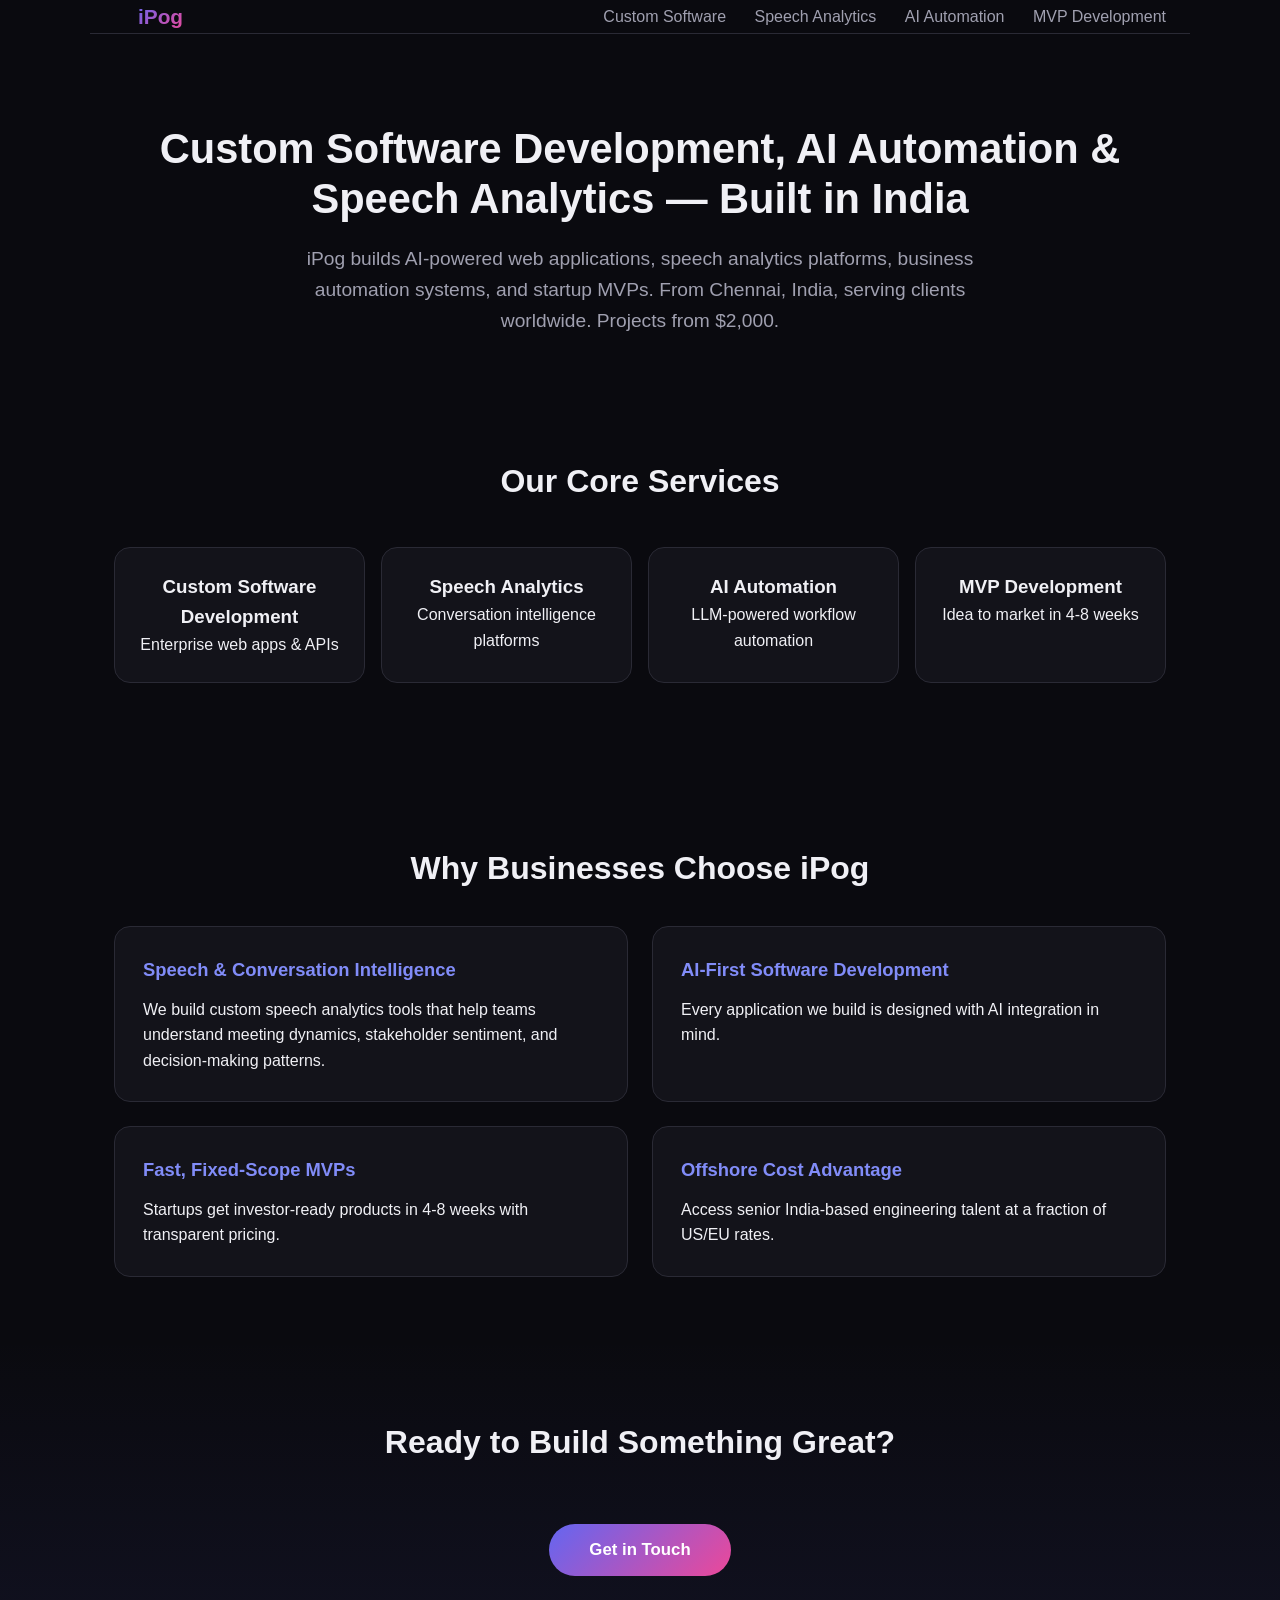
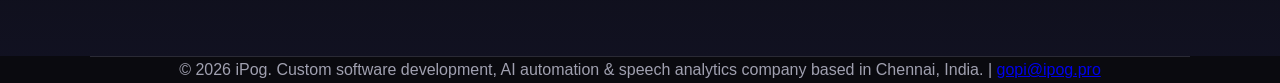
<file: index.html>
<!DOCTYPE html>
<html lang="en">
<head>
<meta charset="UTF-8">
<meta name="viewport" content="width=device-width, initial-scale=1.0">
<title>AI Software Development Company India | Speech Analytics, AI Automation & MVP Solutions | iPog</title>
<meta name="description" content="iPog delivers custom software development, AI automation, speech analytics & conversation intelligence, and MVP solutions in India. Web apps, APIs, AI solutions from $2,000.">
<meta name="keywords" content="custom software development company India, speech analytics software, conversation analytics platform, AI automation software, MVP development company, hire software developers India, offshore software development Chennai, startup MVP development, business process automation, AI chatbots, machine learning integration, LLM integration services, agentic AI development">
<meta name="robots" content="index, follow, max-snippet:-1, max-image-preview:large">
<meta name="author" content="iPog">
<link rel="canonical" href="https://ipog.pro/">
<meta property="og:type" content="website">
<meta property="og:url" content="https://ipog.pro/">
<meta property="og:title" content="AI Software Development Company India | Speech Analytics, AI Automation & MVP Solutions | iPog">
<meta property="og:description" content="iPog delivers custom software development, AI automation, speech analytics & conversation intelligence, and MVP solutions in India.">
<meta property="og:site_name" content="iPog">
<meta name="twitter:card" content="summary_large_image">
<link rel="icon" type="image/svg+xml" href="/favicon.svg">
<link rel="stylesheet" href="/style.css">
<script type="application/ld+json">
{
  "@context": "https://schema.org",
  "@type": "ProfessionalService",
  "name": "iPog",
  "url": "https://ipog.pro",
  "description": "AI-powered custom software development company specializing in web applications, speech analytics, AI automation, and MVP development for startups and enterprises in India.",
  "email": "gopi@ipog.pro",
  "address": {"@type": "PostalAddress", "addressLocality": "Chennai", "addressRegion": "Tamil Nadu", "addressCountry": "IN"},
  "areaServed": [{"@type": "Place", "name": "India"}, {"@type": "Place", "name": "Worldwide"}],
  "priceRange": "$$",
  "knowsAbout": ["Custom Software Development", "Speech Analytics", "Conversation Intelligence", "AI Automation", "MVP Development"]
}
</script>
</head>
<body>
<nav class="container">
  <a href="/" class="logo">iPog</a>
  <div>
    <a href="/services/custom-software.html">Custom Software</a>
    <a href="/services/speech-analytics.html">Speech Analytics</a>
    <a href="/services/ai-automation.html">AI Automation</a>
    <a href="/services/mvp-development.html">MVP Development</a>
  </div>
</nav>
<section class="hero-section">
  <div class="container">
    <h1>Custom Software Development, AI Automation & Speech Analytics — Built in India</h1>
    <p class="lead">iPog builds AI-powered web applications, speech analytics platforms, business automation systems, and startup MVPs. From Chennai, India, serving clients worldwide. Projects from $2,000.</p>
  </div>
</section>
<section>
  <div class="container">
    <h2>Our Core Services</h2>
    <div class="services-nav">
      <a href="/services/custom-software.html" class="service-tile"><h3>Custom Software Development</h3><p>Enterprise web apps & APIs</p></a>
      <a href="/services/speech-analytics.html" class="service-tile"><h3>Speech Analytics</h3><p>Conversation intelligence platforms</p></a>
      <a href="/services/ai-automation.html" class="service-tile"><h3>AI Automation</h3><p>LLM-powered workflow automation</p></a>
      <a href="/services/mvp-development.html" class="service-tile"><h3>MVP Development</h3><p>Idea to market in 4-8 weeks</p></a>
    </div>
  </div>
</section>
<section>
  <div class="container">
    <h2>Why Businesses Choose iPog</h2>
    <div class="features-grid">
      <div class="feature-card"><h3>Speech & Conversation Intelligence</h3><p>We build custom speech analytics tools that help teams understand meeting dynamics, stakeholder sentiment, and decision-making patterns.</p></div>
      <div class="feature-card"><h3>AI-First Software Development</h3><p>Every application we build is designed with AI integration in mind.</p></div>
      <div class="feature-card"><h3>Fast, Fixed-Scope MVPs</h3><p>Startups get investor-ready products in 4-8 weeks with transparent pricing.</p></div>
      <div class="feature-card"><h3>Offshore Cost Advantage</h3><p>Access senior India-based engineering talent at a fraction of US/EU rates.</p></div>
    </div>
  </div>
</section>
<section class="cta-section">
  <div class="container">
    <h2>Ready to Build Something Great?</h2>
    <a href="mailto:gopi@ipog.pro"><button class="cta-button">Get in Touch</button></a>
  </div>
</section>
<footer class="container">
  <p>&copy; 2026 iPog. Custom software development, AI automation & speech analytics company based in Chennai, India. | <a href="mailto:gopi@ipog.pro">gopi@ipog.pro</a></p>
</footer>
</body>
</html>
</file>
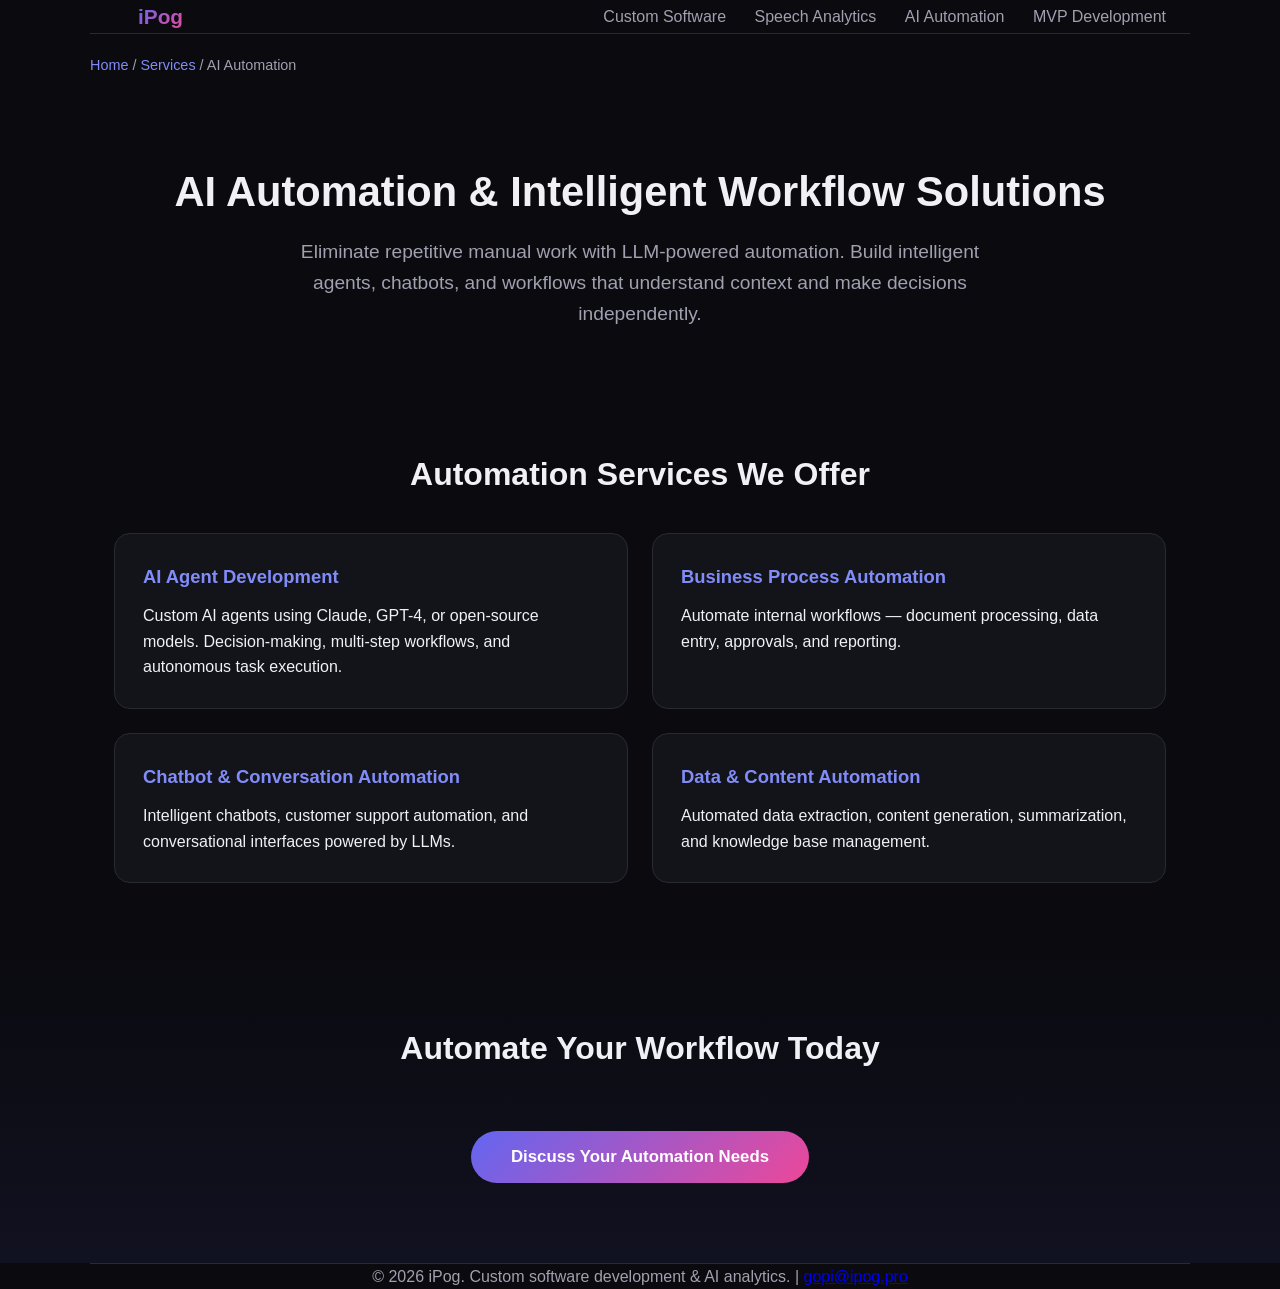
<file: services/ai-automation.html>
<!DOCTYPE html>
<html lang="en">
<head>
<meta charset="UTF-8">
<meta name="viewport" content="width=device-width, initial-scale=1.0">
<title>AI Automation & Business Process Automation Services | iPog</title>
<meta name="description" content="LLM-powered AI automation and business process automation solutions. Reduce manual work, eliminate repetitive tasks, and build intelligent workflows using custom AI agents.">
<meta name="keywords" content="AI automation software, business process automation, RPA automation, LLM API integration, AI workflow automation, business automation solutions, workflow automation services, chatbot development, AI agents, agentic AI">
<meta name="robots" content="index, follow, max-snippet:-1, max-image-preview:large">
<link rel="canonical" href="https://ipog.pro/services/ai-automation.html">
<meta property="og:type" content="website">
<meta property="og:url" content="https://ipog.pro/services/ai-automation.html">
<meta property="og:title" content="AI Automation & Business Process Automation Services | iPog">
<meta property="og:description" content="LLM-powered AI automation and business process automation solutions.">
<link rel="icon" type="image/svg+xml" href="/favicon.svg">
<link rel="stylesheet" href="/../style.css">
<script type="application/ld+json">
{"@context": "https://schema.org", "@type": "Service", "name": "AI Automation & Business Process Automation", "description": "LLM-powered workflow automation, business process automation, and intelligent automation solutions", "provider": {"@type": "Organization", "name": "iPog", "url": "https://ipog.pro"}, "url": "https://ipog.pro/services/ai-automation.html"}
</script>
</head>
<body>
<nav class="container">
  <a href="/" class="logo">iPog</a>
  <div>
    <a href="/services/custom-software.html">Custom Software</a>
    <a href="/services/speech-analytics.html">Speech Analytics</a>
    <a href="/services/ai-automation.html">AI Automation</a>
    <a href="/services/mvp-development.html">MVP Development</a>
  </div>
</nav>
<div class="breadcrumb container"><a href="/">Home</a> / <a href="/services">Services</a> / AI Automation</div>
<section class="hero-section">
  <div class="container">
    <h1>AI Automation & Intelligent Workflow Solutions</h1>
    <p class="lead">Eliminate repetitive manual work with LLM-powered automation. Build intelligent agents, chatbots, and workflows that understand context and make decisions independently.</p>
  </div>
</section>
<section>
  <div class="container">
    <h2>Automation Services We Offer</h2>
    <div class="features-grid">
      <div class="feature-card"><h3>AI Agent Development</h3><p>Custom AI agents using Claude, GPT-4, or open-source models. Decision-making, multi-step workflows, and autonomous task execution.</p></div>
      <div class="feature-card"><h3>Business Process Automation</h3><p>Automate internal workflows — document processing, data entry, approvals, and reporting.</p></div>
      <div class="feature-card"><h3>Chatbot & Conversation Automation</h3><p>Intelligent chatbots, customer support automation, and conversational interfaces powered by LLMs.</p></div>
      <div class="feature-card"><h3>Data & Content Automation</h3><p>Automated data extraction, content generation, summarization, and knowledge base management.</p></div>
    </div>
  </div>
</section>
<section class="cta-section">
  <div class="container">
    <h2>Automate Your Workflow Today</h2>
    <a href="mailto:gopi@ipog.pro"><button class="cta-button">Discuss Your Automation Needs</button></a>
  </div>
</section>
<footer class="container">
  <p>&copy; 2026 iPog. Custom software development & AI analytics. | <a href="mailto:gopi@ipog.pro">gopi@ipog.pro</a></p>
</footer>
</body>
</html>
</file>
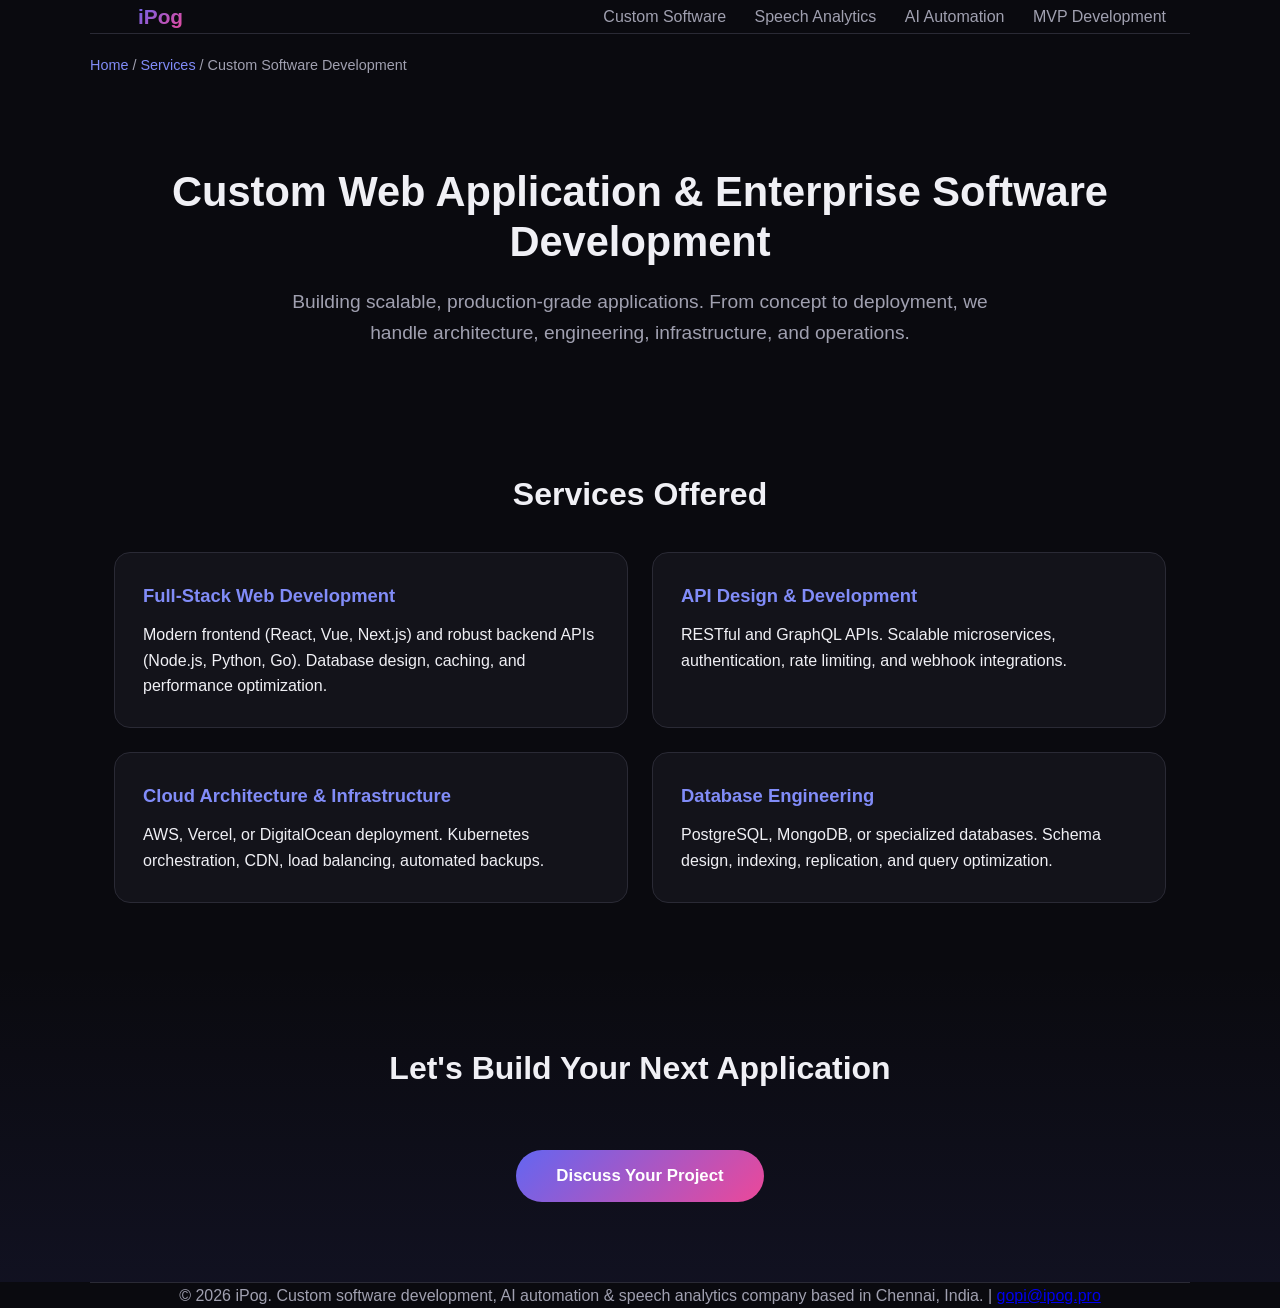
<file: services/custom-software.html>
<!DOCTYPE html>
<html lang="en">
<head>
<meta charset="UTF-8">
<meta name="viewport" content="width=device-width, initial-scale=1.0">
<title>Custom Web Application Development Services | Enterprise Software | iPog</title>
<meta name="description" content="Custom web application development, enterprise software engineering, API development, cloud infrastructure, and technology consulting. React, Node.js, Python, AWS, database design.">
<meta name="keywords" content="custom software development company, web application development, enterprise software development, custom web development, API development company, full-stack development, cloud application development, database design, software consulting">
<meta name="robots" content="index, follow, max-snippet:-1, max-image-preview:large">
<link rel="canonical" href="https://ipog.pro/services/custom-software.html">
<meta property="og:type" content="website">
<meta property="og:url" content="https://ipog.pro/services/custom-software.html">
<meta property="og:title" content="Custom Web Application Development Services | Enterprise Software | iPog">
<meta property="og:description" content="Custom web application development, enterprise software engineering, API development, cloud infrastructure, and technology consulting.">
<link rel="icon" type="image/svg+xml" href="/favicon.svg">
<link rel="stylesheet" href="/../style.css">
<script type="application/ld+json">
{"@context": "https://schema.org", "@type": "Service", "name": "Custom Web Application Development", "description": "Enterprise web application development, API development, and software engineering services", "provider": {"@type": "Organization", "name": "iPog", "url": "https://ipog.pro"}, "url": "https://ipog.pro/services/custom-software.html"}
</script>
</head>
<body>
<nav class="container">
  <a href="/" class="logo">iPog</a>
  <div>
    <a href="/services/custom-software.html">Custom Software</a>
    <a href="/services/speech-analytics.html">Speech Analytics</a>
    <a href="/services/ai-automation.html">AI Automation</a>
    <a href="/services/mvp-development.html">MVP Development</a>
  </div>
</nav>
<div class="breadcrumb container"><a href="/">Home</a> / <a href="/services">Services</a> / Custom Software Development</div>
<section class="hero-section">
  <div class="container">
    <h1>Custom Web Application & Enterprise Software Development</h1>
    <p class="lead">Building scalable, production-grade applications. From concept to deployment, we handle architecture, engineering, infrastructure, and operations.</p>
  </div>
</section>
<section>
  <div class="container">
    <h2>Services Offered</h2>
    <div class="features-grid">
      <div class="feature-card"><h3>Full-Stack Web Development</h3><p>Modern frontend (React, Vue, Next.js) and robust backend APIs (Node.js, Python, Go). Database design, caching, and performance optimization.</p></div>
      <div class="feature-card"><h3>API Design & Development</h3><p>RESTful and GraphQL APIs. Scalable microservices, authentication, rate limiting, and webhook integrations.</p></div>
      <div class="feature-card"><h3>Cloud Architecture & Infrastructure</h3><p>AWS, Vercel, or DigitalOcean deployment. Kubernetes orchestration, CDN, load balancing, automated backups.</p></div>
      <div class="feature-card"><h3>Database Engineering</h3><p>PostgreSQL, MongoDB, or specialized databases. Schema design, indexing, replication, and query optimization.</p></div>
    </div>
  </div>
</section>
<section class="cta-section">
  <div class="container">
    <h2>Let's Build Your Next Application</h2>
    <a href="mailto:gopi@ipog.pro"><button class="cta-button">Discuss Your Project</button></a>
  </div>
</section>
<footer class="container">
  <p>&copy; 2026 iPog. Custom software development, AI automation & speech analytics company based in Chennai, India. | <a href="mailto:gopi@ipog.pro">gopi@ipog.pro</a></p>
</footer>
</body></html>
</file>
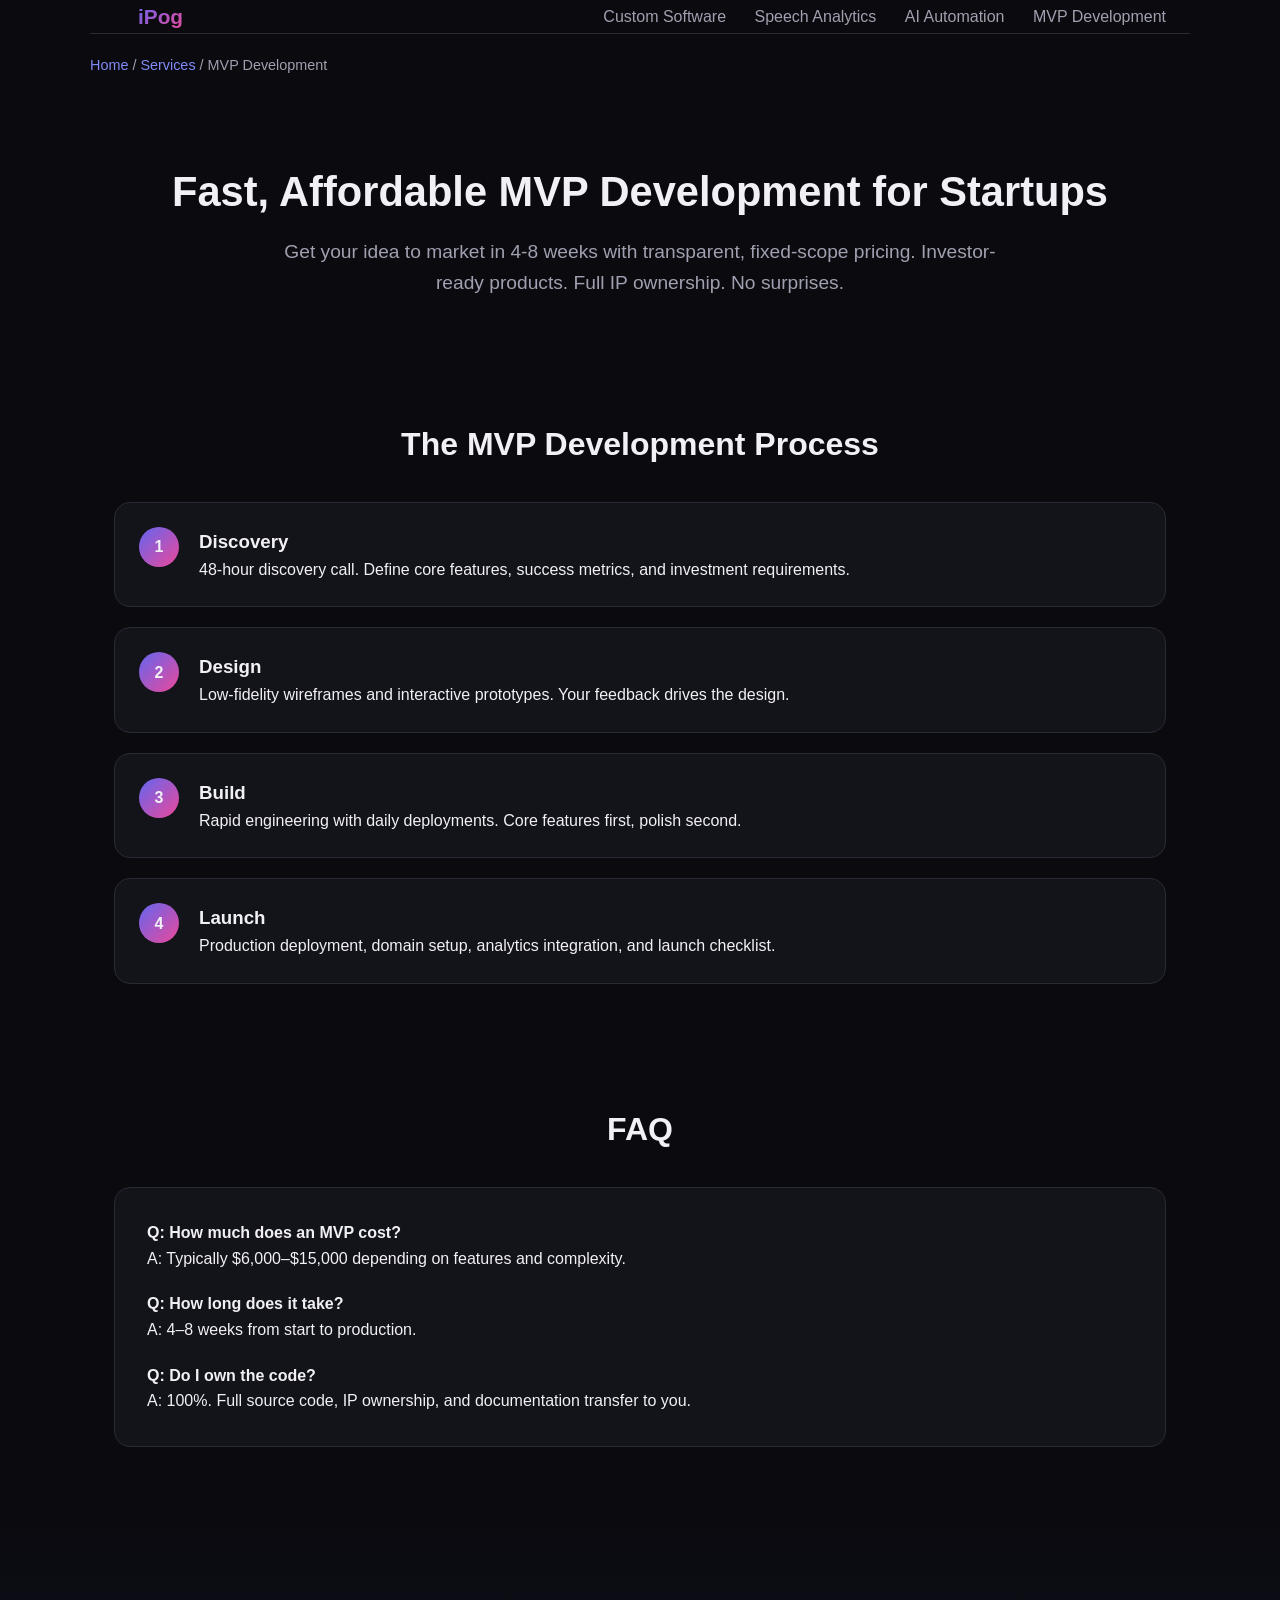
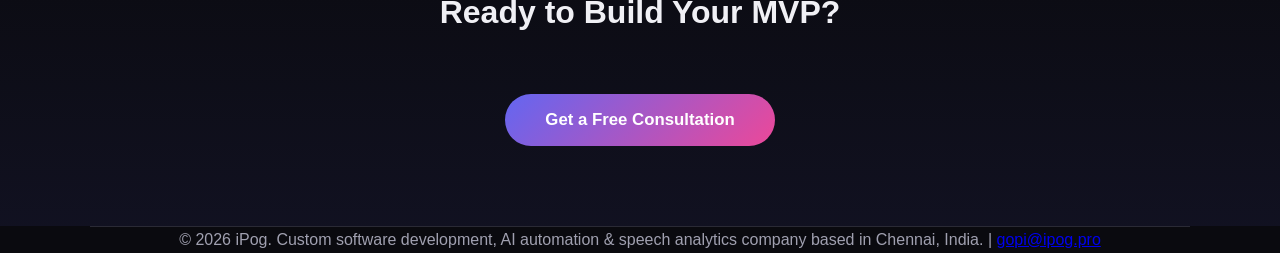
<file: services/mvp-development.html>
<!DOCTYPE html>
<html lang="en">
<head>
<meta charset="UTF-8">
<meta name="viewport" content="width=device-width, initial-scale=1.0">
<title>Startup MVP Development Services | Fast, Fixed-Scope | iPog</title>
<meta name="description" content="Affordable startup MVP development in 4-8 weeks. Fixed pricing, transparent scope, 100% IP ownership. Web apps, mobile apps, and cloud infrastructure for founders.">
<meta name="keywords" content="MVP development company, startup MVP development, rapid prototyping, startup software development, MVP cost, founder-friendly development, product validation, startup technology partner, angel-ready MVP, seed-stage product development">
<meta name="robots" content="index, follow, max-snippet:-1, max-image-preview:large">
<link rel="canonical" href="https://ipog.pro/services/mvp-development.html">
<meta property="og:type" content="website">
<meta property="og:url" content="https://ipog.pro/services/mvp-development.html">
<meta property="og:title" content="Startup MVP Development Services | Fast, Fixed-Scope | iPog">
<meta property="og:description" content="Affordable startup MVP development in 4-8 weeks. Fixed pricing, transparent scope, 100% IP ownership.">
<link rel="icon" type="image/svg+xml" href="/favicon.svg">
<link rel="stylesheet" href="/../style.css">
<script type="application/ld+json">
{"@context": "https://schema.org", "@type": "Service", "name": "Startup MVP Development", "description": "Fast, affordable MVP development for startups. Investor-ready products in 4-8 weeks", "provider": {"@type": "Organization", "name": "iPog", "url": "https://ipog.pro"}, "url": "https://ipog.pro/services/mvp-development.html"}
</script>
</head>
<body>
<nav class="container">
  <a href="/" class="logo">iPog</a>
  <div>
    <a href="/services/custom-software.html">Custom Software</a>
    <a href="/services/speech-analytics.html">Speech Analytics</a>
    <a href="/services/ai-automation.html">AI Automation</a>
    <a href="/services/mvp-development.html">MVP Development</a>
  </div>
</nav>
<div class="breadcrumb container"><a href="/">Home</a> / <a href="/services">Services</a> / MVP Development</div>
<section class="hero-section">
  <div class="container">
    <h1>Fast, Affordable MVP Development for Startups</h1>
    <p class="lead">Get your idea to market in 4-8 weeks with transparent, fixed-scope pricing. Investor-ready products. Full IP ownership. No surprises.</p>
  </div>
</section>
<section>
  <div class="container">
    <h2>The MVP Development Process</h2>
    <div class="process-steps">
      <div class="step"><div class="step-num">1</div><div><h3>Discovery</h3><p>48-hour discovery call. Define core features, success metrics, and investment requirements.</p></div></div>
      <div class="step"><div class="step-num">2</div><div><h3>Design</h3><p>Low-fidelity wireframes and interactive prototypes. Your feedback drives the design.</p></div></div>
      <div class="step"><div class="step-num">3</div><div><h3>Build</h3><p>Rapid engineering with daily deployments. Core features first, polish second.</p></div></div>
      <div class="step"><div class="step-num">4</div><div><h3>Launch</h3><p>Production deployment, domain setup, analytics integration, and launch checklist.</p></div></div>
    </div>
  </div>
</section>
<section>
  <div class="container">
    <h2>FAQ</h2>
    <div style="background:var(--bg-card);border:1px solid var(--border);border-radius:var(--radius-lg);padding:32px;">
      <p><strong>Q: How much does an MVP cost?</strong><br>A: Typically $6,000–$15,000 depending on features and complexity.</p>
      <p style="margin-top:20px;"><strong>Q: How long does it take?</strong><br>A: 4–8 weeks from start to production.</p>
      <p style="margin-top:20px;"><strong>Q: Do I own the code?</strong><br>A: 100%. Full source code, IP ownership, and documentation transfer to you.</p>
    </div>
  </div>
</section>
<section class="cta-section">
  <div class="container">
    <h2>Ready to Build Your MVP?</h2>
    <a href="mailto:gopi@ipog.pro"><button class="cta-button">Get a Free Consultation</button></a>
  </div>
</section>
<footer class="container">
  <p>&copy; 2026 iPog. Custom software development, AI automation & speech analytics company based in Chennai, India. | <a href="mailto:gopi@ipog.pro">gopi@ipog.pro</a></p>
</footer>
</body></html>
</file>
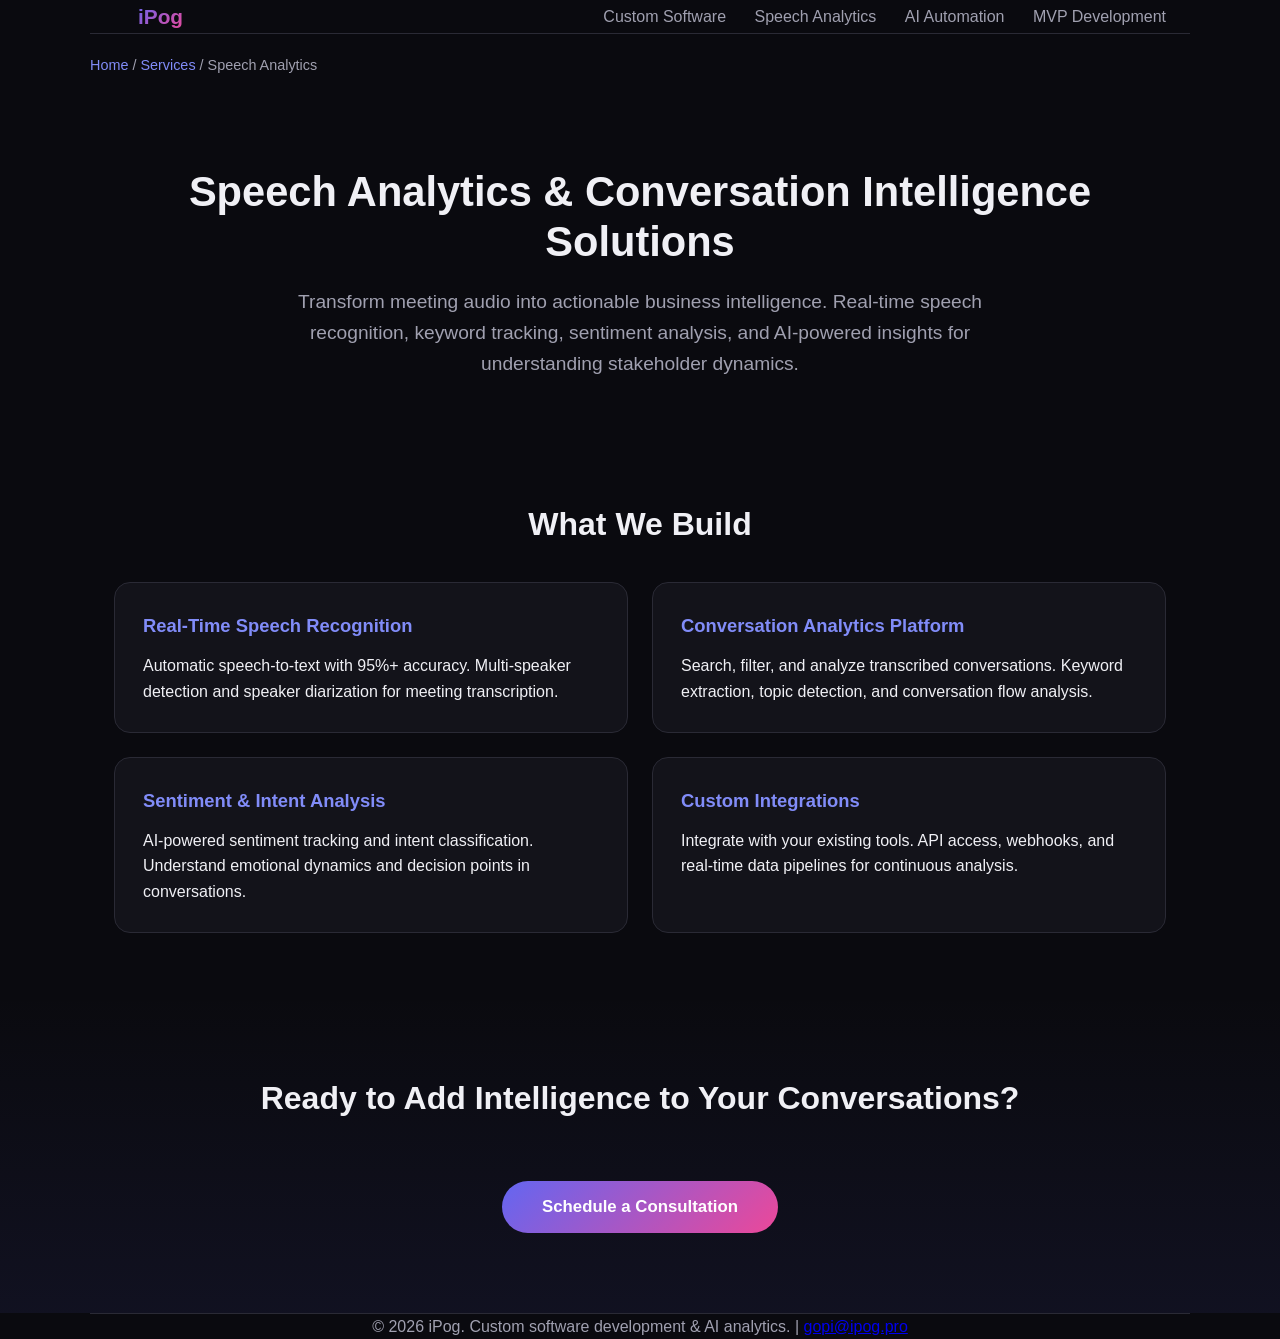
<file: services/speech-analytics.html>
<!DOCTYPE html>
<html lang="en">
<head>
<meta charset="UTF-8">
<meta name="viewport" content="width=device-width, initial-scale=1.0">
<title>Speech Analytics & Conversation Intelligence Software | iPog</title>
<meta name="description" content="Custom speech analytics and conversation intelligence software for understanding business meetings. Real-time transcription, keyword tracking, sentiment analysis & AI-powered insights.">
<meta name="keywords" content="speech analytics software, conversation analytics platform, speech recognition software, call center analytics, meeting transcription software, audio analytics, conversation intelligence, meeting insights, stakeholder dynamics analysis">
<meta name="robots" content="index, follow, max-snippet:-1, max-image-preview:large">
<link rel="canonical" href="https://ipog.pro/services/speech-analytics.html">
<meta property="og:type" content="website">
<meta property="og:url" content="https://ipog.pro/services/speech-analytics.html">
<meta property="og:title" content="Speech Analytics & Conversation Intelligence Software | iPog">
<meta property="og:description" content="Custom speech analytics and conversation intelligence software for understanding business meetings.">
<link rel="icon" type="image/svg+xml" href="/favicon.svg">
<link rel="stylesheet" href="/../style.css">
<script type="application/ld+json">
{"@context": "https://schema.org", "@type": "Service", "name": "Speech Analytics & Conversation Intelligence", "description": "Custom speech analytics software for meeting intelligence, conversation analysis, and business insights", "provider": {"@type": "Organization", "name": "iPog", "url": "https://ipog.pro"}, "url": "https://ipog.pro/services/speech-analytics.html", "areaServed": "IN", "priceRange": "$$$$"}
</script>
</head>
<body>
<nav class="container">
  <a href="/" class="logo">iPog</a>
  <div>
    <a href="/services/custom-software.html">Custom Software</a>
    <a href="/services/speech-analytics.html">Speech Analytics</a>
    <a href="/services/ai-automation.html">AI Automation</a>
    <a href="/services/mvp-development.html">MVP Development</a>
  </div>
</nav>
<div class="breadcrumb container"><a href="/">Home</a> / <a href="/services">Services</a> / Speech Analytics</div>
<section class="hero-section">
  <div class="container">
    <h1>Speech Analytics & Conversation Intelligence Solutions</h1>
    <p class="lead">Transform meeting audio into actionable business intelligence. Real-time speech recognition, keyword tracking, sentiment analysis, and AI-powered insights for understanding stakeholder dynamics.</p>
  </div>
</section>
<section>
  <div class="container">
    <h2>What We Build</h2>
    <div class="features-grid">
      <div class="feature-card"><h3>Real-Time Speech Recognition</h3><p>Automatic speech-to-text with 95%+ accuracy. Multi-speaker detection and speaker diarization for meeting transcription.</p></div>
      <div class="feature-card"><h3>Conversation Analytics Platform</h3><p>Search, filter, and analyze transcribed conversations. Keyword extraction, topic detection, and conversation flow analysis.</p></div>
      <div class="feature-card"><h3>Sentiment & Intent Analysis</h3><p>AI-powered sentiment tracking and intent classification. Understand emotional dynamics and decision points in conversations.</p></div>
      <div class="feature-card"><h3>Custom Integrations</h3><p>Integrate with your existing tools. API access, webhooks, and real-time data pipelines for continuous analysis.</p></div>
    </div>
  </div>
</section>
<section class="cta-section">
  <div class="container">
    <h2>Ready to Add Intelligence to Your Conversations?</h2>
    <a href="mailto:gopi@ipog.pro"><button class="cta-button">Schedule a Consultation</button></a>
  </div>
</section>
<footer class="container">
  <p>&copy; 2026 iPog. Custom software development & AI analytics. | <a href="mailto:gopi@ipog.pro">gopi@ipog.pro</a></p>
</footer>
</body>
</html>
</file>
<file: style.css>
:root {
  --bg: #0a0a0f;
  --bg-card: #13131a;
  --text: #f0f0f5;
  --text-secondary: #a0a0b0;
  --accent: #6366f1;
  --accent-light: #818cf8;
  --border: #2a2a35;
  --gradient-1: linear-gradient(135deg, #6366f1, #ec4899);
  --radius-lg: 16px;
  --transition: all 0.3s ease;
}
* { box-sizing: border-box; margin: 0; padding: 0; }
body {
  font-family: 'Inter', -apple-system, sans-serif;
  background: var(--bg);
  color: var(--text);
  line-height: 1.6;
}
.container { max-width: 1100px; margin: 0 auto; padding: 0 24px; }
nav {
  display: flex; justify-content: space-between; align-items: center;
  padding: 20px 0; border-bottom: 1px solid var(--border);
}
nav .logo { font-weight: 800; font-size: 1.3rem; background: var(--gradient-1); -webkit-background-clip: text; -webkit-text-fill-color: transparent; }
nav a { color: var(--text-secondary); text-decoration: none; margin-left: 24px; font-weight: 500; }
nav a:hover { color: var(--accent-light); }
.hero-section { padding: 90px 0 60px; text-align: center; }
.hero-section h1 { font-size: 2.6rem; font-weight: 800; margin-bottom: 20px; line-height: 1.2; }
.hero-section .lead { font-size: 1.2rem; color: var(--text-secondary); max-width: 720px; margin: 0 auto; }
.breadcrumb { padding: 20px 0 0; font-size: 0.9rem; color: var(--text-secondary); }
.breadcrumb a { color: var(--accent-light); text-decoration: none; }
section { padding: 60px 0; }
h2 { font-size: 2rem; font-weight: 700; margin-bottom: 32px; text-align: center; }
.features-grid, .cases-grid, .tech-stack {
  display: grid; grid-template-columns: repeat(2, 1fr); gap: 24px;
}
.feature-card, .case, .tech-group {
  background: var(--bg-card); border: 1px solid var(--border); border-radius: var(--radius-lg);
  padding: 28px; transition: var(--transition);
}
.feature-card:hover, .case:hover { border-color: rgba(99,102,241,0.4); transform: translateY(-3px); }
.feature-card h3, .case h3, .tech-group h3 { margin-bottom: 12px; color: var(--accent-light); font-size: 1.15rem; }
.tech-group ul { list-style: none; padding-left: 0; }
.tech-group li { padding: 6px 0; color: var(--text-secondary); border-bottom: 1px solid var(--border); }
.process-steps { display: flex; flex-direction: column; gap: 20px; }
.step { display: flex; gap: 20px; background: var(--bg-card); border: 1px solid var(--border); border-radius: var(--radius-lg); padding: 24px; align-items: flex-start; }
.step-num {
  flex-shrink: 0; width: 40px; height: 40px; border-radius: 50%; background: var(--gradient-1);
  display: flex; align-items: center; justify-content: center; font-weight: 700;
}
.services-nav { display: grid; grid-template-columns: repeat(4, 1fr); gap: 16px; margin: 40px 0; }
.service-tile {
  background: var(--bg-card); border: 1px solid var(--border); border-radius: var(--radius-lg);
  padding: 24px; text-align: center; text-decoration: none; color: var(--text); transition: var(--transition);
}
.service-tile:hover { border-color: var(--accent); transform: translateY(-4px); }
.cta-section { text-align: center; padding: 80px 0; background: linear-gradient(180deg, transparent, rgba(99,102,241,0.08)); }
.cta-button {
  background: var(--gradient-1); color: white; border: none; padding: 16px 40px;
  border-radius: 40px; font-size: 1.05rem; font-weight: 600; cursor: pointer; margin-top: 24px;
}
footer { border-top: 1px solid var(--border); padding: 40px 0; text-align: center; color: var(--text-secondary); }
@media (max-width: 768px) {
  .features-grid, .cases-grid, .tech-stack, .services-nav { grid-template-columns: 1fr; }
  .hero-section h1 { font-size: 1.9rem; }
}
</file>
